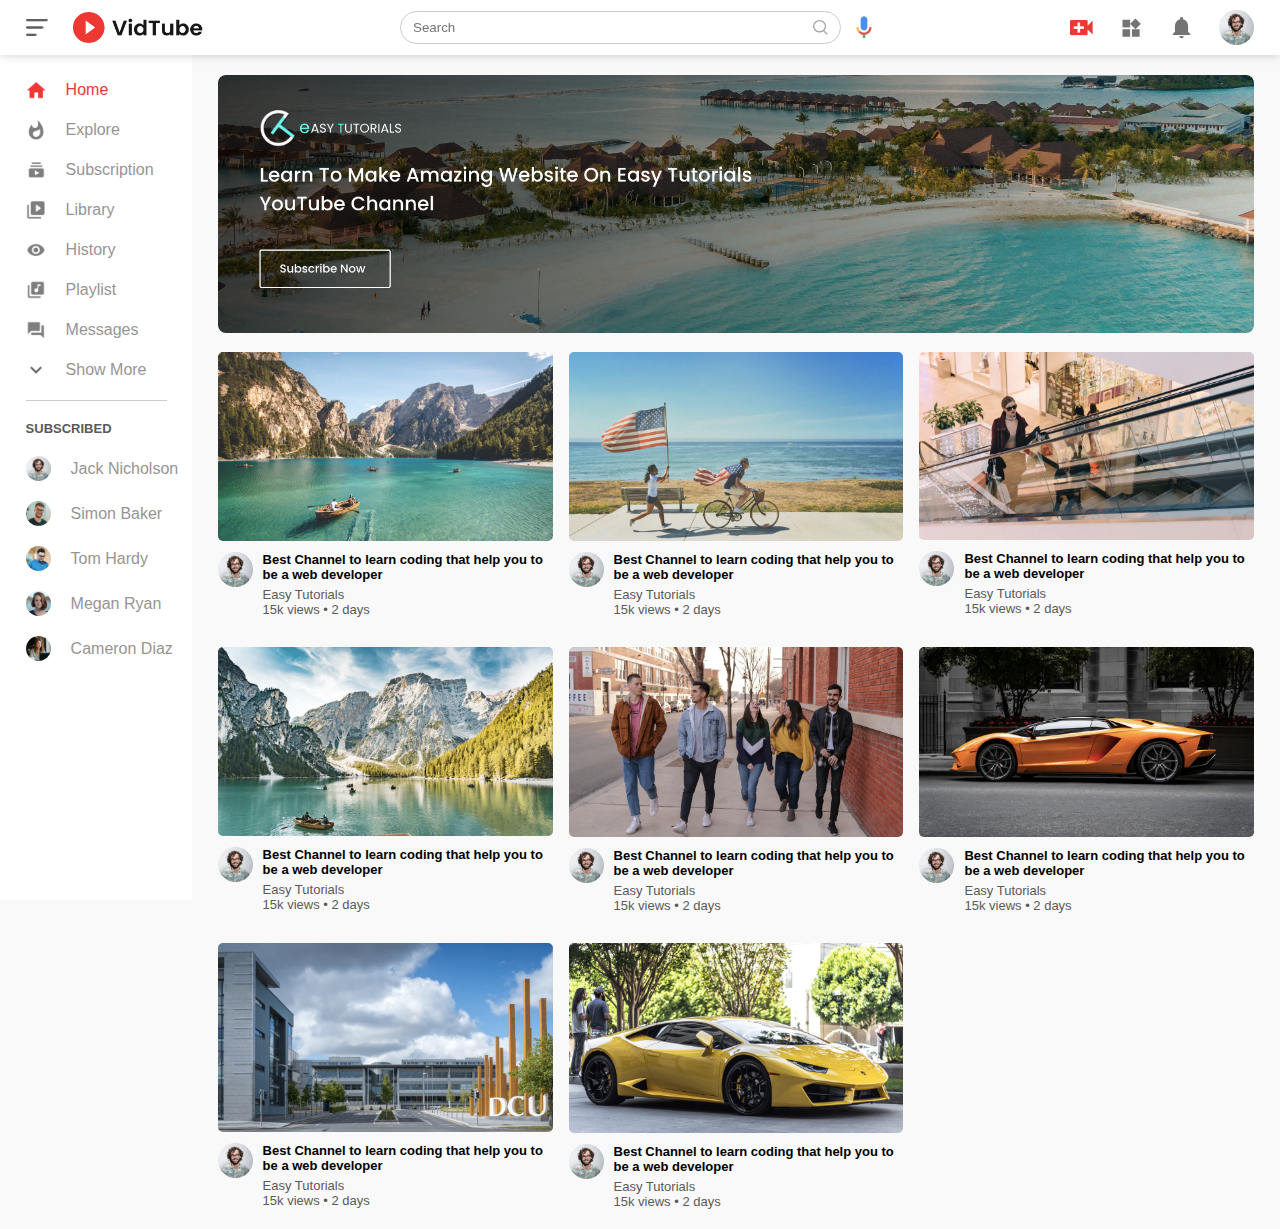
<file: HTML/Index.html>
<!DOCTYPE html>
<html lang="en">

<head>
    <meta charset="UTF-8">
    <meta http-equiv="X-UA-Compatible" content="IE=edge">
    <meta name="viewport" content="width=device-width, initial-scale=1.0">
    <link rel="stylesheet" href="../CSS/Style.css">
    <title>Video Sharing Website - Easy Tutorials YouTUbe Channel</title>
</head>

<body>
    <nav class="flex-div">
        <div class="nav-left flex-div">
            <img src="../IMAGES/menu.png" class="menu-icon" alt="">
            <img src="../IMAGES/logo.png" class="logo" alt="">
        </div>

        <div class="nav-middle flex-div">
            <div class="search-box flex-div">
                <input type="text" placeholder="Search">
                <img src="../IMAGES/search.png" alt="">
            </div>
            <img src="../IMAGES/voice-search.png" class="mic-icon" alt="">
        </div>

        <div class="nav-right flex-div">
            <img src="../IMAGES/upload.png" alt="">
            <img src="../IMAGES/more.png" alt="">
            <img src="../IMAGES/notification.png" alt="">
            <img src="../IMAGES/Jack.png" class="user-icon" alt="">
        </div>
    </nav>

    <!-- --------------- Sidebar --------------- -->

    <div class="sidebar">
        <div class="shortcut-links">
            <a href="#"><img src="../IMAGES/home.png" alt="">
                <p>Home</p>
            </a>
            <a href="#"><img src="../IMAGES/explore.png" alt="">
                <p>Explore</p>
            </a>
            <a href="#"><img src="../IMAGES/subscriprion.png" alt="">
                <p>Subscription</p>
            </a>
            <a href="#"><img src="../IMAGES/library.png" alt="">
                <p>Library</p>
            </a>
            <a href="#"><img src="../IMAGES/history.png" alt="">
                <p>History</p>
            </a>
            <a href="#"><img src="../IMAGES/playlist.png" alt="">
                <p>Playlist</p>
            </a>
            <a href="#"><img src="../IMAGES/messages.png" alt="">
                <p>Messages</p>
            </a>
            <a href="#"><img src="../IMAGES/show-more.png" alt="">
                <p>Show More</p>
            </a>
            <hr>
        </div>

        <div class="subscribed-list">
            <h3>SUBSCRIBED</h3>
            <a href="#"><img src="../IMAGES/Jack.png" alt="">
                <p>Jack Nicholson</p>
            </a>
            <a href="#"><img src="../IMAGES/simon.png" alt="">
                <p>Simon Baker</p>
            </a>
            <a href="#"><img src="../IMAGES/tom.png" alt="">
                <p>Tom Hardy</p>
            </a>
            <a href="#"><img src="../IMAGES/megan.png" alt="">
                <p>Megan Ryan</p>
            </a>
            <a href="#"><img src="../IMAGES/cameron.png" alt="">
                <p>Cameron Diaz</p>
            </a>
        </div>
    </div>


    <!-- ------------ Main Content ------------- -->

    <div class="container">
        <div class="banner">
            <img src="../IMAGES/banner.png" alt="">
        </div>

        <div class="list-container">
            <div class="vid-list">
                <a href="Play-video.html"><img src="../IMAGES/thumbnail1.png" class="thumbnail" alt=""></a>
                <div class="flex-div">
                    <img src="../IMAGES/Jack.png" alt="">
                    <div class="vid-info">
                        <a href="Play-video.html">Best Channel to learn coding that help you to be a web developer</a>
                        <p>Easy Tutorials</p>
                        <p>15k views &bull; 2 days</p>
                    </div>
                </div>
            </div>

            <div class="vid-list">
                <a href="#"><img src="../IMAGES/thumbnail2.png" class="thumbnail" alt=""></a>
                <div class="flex-div">
                    <img src="../IMAGES/Jack.png" alt="">
                    <div class="vid-info">
                        <a href="#">Best Channel to learn coding that help you to be a web developer</a>
                        <p>Easy Tutorials</p>
                        <p>15k views &bull; 2 days</p>
                    </div>
                </div>
            </div>

            <div class="vid-list">
                <a href="#"><img src="../IMAGES/thumbnail3.png" class="thumbnail" alt=""></a>
                <div class="flex-div">
                    <img src="../IMAGES/Jack.png" alt="">
                    <div class="vid-info">
                        <a href="#">Best Channel to learn coding that help you to be a web developer</a>
                        <p>Easy Tutorials</p>
                        <p>15k views &bull; 2 days</p>
                    </div>
                </div>
            </div>

            <div class="vid-list">
                <a href="#"><img src="../IMAGES/thumbnail4.png" class="thumbnail" alt=""></a>
                <div class="flex-div">
                    <img src="../IMAGES/Jack.png" alt="">
                    <div class="vid-info">
                        <a href="#">Best Channel to learn coding that help you to be a web developer</a>
                        <p>Easy Tutorials</p>
                        <p>15k views &bull; 2 days</p>
                    </div>
                </div>
            </div>

            <div class="vid-list">
                <a href="#"><img src="../IMAGES/thumbnail5.png" class="thumbnail" alt=""></a>
                <div class="flex-div">
                    <img src="../IMAGES/Jack.png" alt="">
                    <div class="vid-info">
                        <a href="#">Best Channel to learn coding that help you to be a web developer</a>
                        <p>Easy Tutorials</p>
                        <p>15k views &bull; 2 days</p>
                    </div>
                </div>
            </div>

            <div class="vid-list">
                <a href="#"><img src="../IMAGES/thumbnail6.png" class="thumbnail" alt=""></a>
                <div class="flex-div">
                    <img src="../IMAGES/Jack.png" alt="">
                    <div class="vid-info">
                        <a href="#">Best Channel to learn coding that help you to be a web developer</a>
                        <p>Easy Tutorials</p>
                        <p>15k views &bull; 2 days</p>
                    </div>
                </div>
            </div>

            <div class="vid-list">
                <a href="#"><img src="../IMAGES/thumbnail7.png" class="thumbnail" alt=""></a>
                <div class="flex-div">
                    <img src="../IMAGES/Jack.png" alt="">
                    <div class="vid-info">
                        <a href="#">Best Channel to learn coding that help you to be a web developer</a>
                        <p>Easy Tutorials</p>
                        <p>15k views &bull; 2 days</p>
                    </div>
                </div>
            </div>

            <div class="vid-list">
                <a href="#"><img src="../IMAGES/thumbnail8.png" class="thumbnail" alt=""></a>
                <div class="flex-div">
                    <img src="../IMAGES/Jack.png" alt="">
                    <div class="vid-info">
                        <a href="#">Best Channel to learn coding that help you to be a web developer</a>
                        <p>Easy Tutorials</p>
                        <p>15k views &bull; 2 days</p>
                    </div>
                </div>
            </div>
        </div>
    </div>

    <script src="../JS/Script.js "></script>

</body>

</html>
</file>
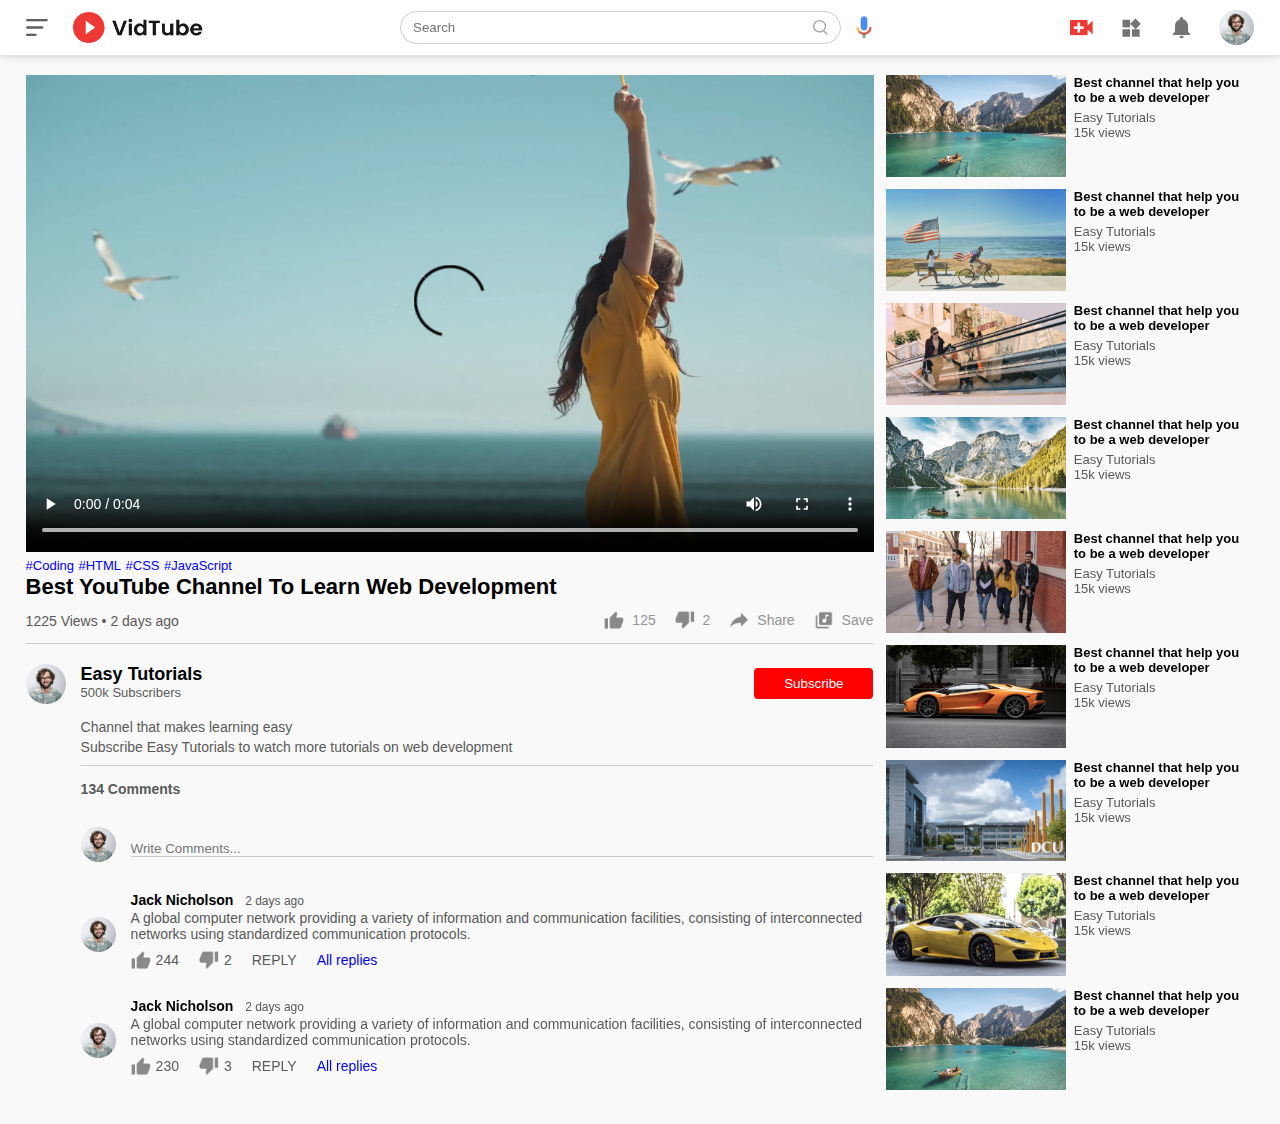
<file: HTML/Play-video.html>
<!DOCTYPE html>
<html lang="en">

<head>
    <meta charset="UTF-8">
    <meta http-equiv="X-UA-Compatible" content="IE=edge">
    <meta name="viewport" content="width=device-width, initial-scale=1.0">
    <title>Play Video - Easy Tutorials YouTube Channel</title>
    <link rel="stylesheet" href="../CSS/Style.css">
</head>

<body>
    <nav class="flex-div">
        <div class="nav-left flex-div">
            <img src="../IMAGES/menu.png" class="menu-icon" alt="">
            <img src="../IMAGES/logo.png" class="logo" alt="">
        </div>

        <div class="nav-middle flex-div">
            <div class="search-box flex-div">
                <input type="text" placeholder="Search">
                <img src="../IMAGES/search.png" alt="">
            </div>
            <img src="../IMAGES/voice-search.png" class="mic-icon" alt="">
        </div>

        <div class="nav-right flex-div">
            <img src="../IMAGES/upload.png" alt="">
            <img src="../IMAGES/more.png" alt="">
            <img src="../IMAGES/notification.png" alt="">
            <img src="../IMAGES/Jack.png" class="user-icon" alt="">
        </div>
    </nav>

    <!-- ---------- Video ---------- -->

    <div class="container play-container">
        <div class="row">
            <div class="play-video">
                <video controls autoplay>
                    <source src="../IMAGES/video.mp4" type="video/mp4">
                </video>

                <div class="tags">
                    <a href="#">#Coding</a>
                    <a href="#">#HTML</a>
                    <a href="#">#CSS</a>
                    <a href="#">#JavaScript</a>
                </div>

                <h3>Best YouTube Channel To Learn Web Development</h3>

                <div class="play-video-info">
                    <p>1225 Views &bull; 2 days ago</p>
                    <div>
                        <a href="#"><img src="../IMAGES/like.png" alt="">125</a>
                        <a href="#"><img src="../IMAGES/dislike.png" alt="">2</a>
                        <a href="#"><img src="../IMAGES/share.png" alt="">Share</a>
                        <a href="#"><img src="../IMAGES/save.png" alt="">Save</a>
                    </div>
                </div>

                <hr>

                <div class="publisher">
                    <img src="../IMAGES/Jack.png" alt="">
                    <div>
                        <p>Easy Tutorials</p>
                        <span>500k Subscribers</span>
                    </div>
                    <button type="button">Subscribe</button>
                </div>

                <div class="vid-description">
                    <p>Channel that makes learning easy</p>
                    <p>Subscribe Easy Tutorials to watch more tutorials on web development</p>
                    <hr>
                    <h4>134 Comments</h4>
                    <div class="add-comment">
                        <img src="../IMAGES/Jack.png" alt="">
                        <input type="text" placeholder="Write Comments...">
                    </div>
                    <div class="old-comment">
                        <img src="../IMAGES/Jack.png" alt="">
                        <div>
                            <h3>Jack Nicholson <span>2 days ago</span></h3>
                            <p>A global computer network providing a variety of information and communication
                                facilities, consisting of interconnected networks using standardized communication
                                protocols.</p>
                            <div class="comment-action">
                                <img src="../IMAGES/like.png" alt="">
                                <span>244</span>
                                <img src="../IMAGES/dislike.png" alt="">
                                <span>2</span>
                                <span>REPLY</span>
                                <a href="#">All replies</a>
                            </div>
                        </div>
                    </div>

                    <div class="old-comment">
                        <img src="../IMAGES/Jack.png" alt="">
                        <div>
                            <h3>Jack Nicholson <span>2 days ago</span></h3>
                            <p>A global computer network providing a variety of information and communication
                                facilities, consisting of interconnected networks using standardized communication
                                protocols.</p>
                            <div class="comment-action">
                                <img src="../IMAGES/like.png" alt="">
                                <span>230</span>
                                <img src="../IMAGES/dislike.png" alt="">
                                <span>3</span>
                                <span>REPLY</span>
                                <a href="#">All replies</a>
                            </div>
                        </div>
                    </div>
                </div>

            </div>
            <div class="right-sidebar">
                <div class="side-video-list">
                    <a href="#" class="small-thumbnail"><img src="../IMAGES/thumbnail1.png" alt=""></a>
                    <div class="vid-info">
                        <a href="#">Best channel that help you to be a web developer</a>
                        <p>Easy Tutorials</p>
                        <p>15k views</p>
                    </div>
                </div>

                <div class="side-video-list">
                    <a href="#" class="small-thumbnail"><img src="../IMAGES/thumbnail2.png" alt=""></a>
                    <div class="vid-info">
                        <a href="#">Best channel that help you to be a web developer</a>
                        <p>Easy Tutorials</p>
                        <p>15k views</p>
                    </div>
                </div>

                <div class="side-video-list">
                    <a href="#" class="small-thumbnail"><img src="../IMAGES/thumbnail3.png" alt=""></a>
                    <div class="vid-info">
                        <a href="#">Best channel that help you to be a web developer</a>
                        <p>Easy Tutorials</p>
                        <p>15k views</p>
                    </div>
                </div>

                <div class="side-video-list">
                    <a href="#" class="small-thumbnail"><img src="../IMAGES/thumbnail4.png" alt=""></a>
                    <div class="vid-info">
                        <a href="#">Best channel that help you to be a web developer</a>
                        <p>Easy Tutorials</p>
                        <p>15k views</p>
                    </div>
                </div>

                <div class="side-video-list">
                    <a href="#" class="small-thumbnail"><img src="../IMAGES/thumbnail5.png" alt=""></a>
                    <div class="vid-info">
                        <a href="#">Best channel that help you to be a web developer</a>
                        <p>Easy Tutorials</p>
                        <p>15k views</p>
                    </div>
                </div>

                <div class="side-video-list">
                    <a href="#" class="small-thumbnail"><img src="../IMAGES/thumbnail6.png" alt=""></a>
                    <div class="vid-info">
                        <a href="#">Best channel that help you to be a web developer</a>
                        <p>Easy Tutorials</p>
                        <p>15k views</p>
                    </div>
                </div>

                <div class="side-video-list">
                    <a href="#" class="small-thumbnail"><img src="../IMAGES/thumbnail7.png" alt=""></a>
                    <div class="vid-info">
                        <a href="#">Best channel that help you to be a web developer</a>
                        <p>Easy Tutorials</p>
                        <p>15k views</p>
                    </div>
                </div>

                <div class="side-video-list">
                    <a href="#" class="small-thumbnail"><img src="../IMAGES/thumbnail8.png" alt=""></a>
                    <div class="vid-info">
                        <a href="#">Best channel that help you to be a web developer</a>
                        <p>Easy Tutorials</p>
                        <p>15k views</p>
                    </div>
                </div>

                <div class="side-video-list">
                    <a href="#" class="small-thumbnail"><img src="../IMAGES/thumbnail1.png" alt=""></a>
                    <div class="vid-info">
                        <a href="#">Best channel that help you to be a web developer</a>
                        <p>Easy Tutorials</p>
                        <p>15k views</p>
                    </div>
                </div>
            </div>
        </div>
    </div>
</body>

</html>
</file>
<file: CSS/Style.css>
*{
    margin: 0;
    padding: 0;
    box-sizing: border-box;
    font-family: 'poppins', sans-serif;
}

a{
    text-decoration: none;
    color: #979494;
}

img{
    cursor: pointer;
}

/* ------- Nav Bar -------- */

.flex-div{
    display: flex;
    align-items: center;
}

nav{
    padding: 10px 2%;
    justify-content: space-between;
    box-shadow: 0 0 10px rgba(0,0,0,0.2);
    background: #fff;
    position: sticky;
    top: 0;
    z-index: 10;
}

.nav-right img{
    width: 25px;
    margin-right: 25px;
}

.nav-right .user-icon{
    width: 35px;
    border-radius: 50%;
    margin-right: 0;
}

.nav-left .menu-icon{
    width: 22px;
    margin-right: 25px;
}

.nav-left .logo{
    width: 130px;   
}

.nav-middle .mic-icon{
    width: 16px;
}

.nav-middle .search-box{
    border: 1px solid #ccc;
    margin-right: 15px;
    padding: 8px 12px;
    border-radius: 25px;
}

.nav-middle .search-box input{
    width: 400px;
    border: 0;
    outline: 0;
    background: transparent;
}

.nav-middle .search-box img{
    width: 15px;
}


/* --------- Sidebar ----------- */


.sidebar{
    background: #fff;
    width: 15%;
    height: 100vh;
    position: fixed;
    top: 0;
    padding-left: 2%;
    padding-top: 80px;
}

.shortcut-links a img{
    width: 20px;
    margin-right: 20px;
}

.shortcut-links a{
    display: flex;
    align-items: center;
    margin-bottom: 20px;
    width: fit-content;
    flex-wrap: wrap;
}

.shortcut-links a:first-child{
    color: #ed3833;
}

.sidebar hr{
    border: 0;
    height: 1px;
    background: #ccc;
    width: 85%;
}

.subscribed-list h3{
    font-size: 13px;
    margin: 20px 0;
    color: #5a5a5a;
}

.subscribed-list a{
    display: flex;
    align-items: center;
    margin-bottom: 20px;
    width: fit-content;
    flex-wrap: wrap;
}

.subscribed-list a img{
    width: 25px;
    border-radius: 50%;
    margin-right: 20px;
}

.small-sidebar{
    width: 5%;
}

.small-sidebar a p{
    display: none;
}

.small-sidebar h3{
    display: none;
}

.small-sidebar hr{
    width: 50%;
    margin-bottom: 25px;
}

/* --------------------- Main Content ----------------------- */

.container{
    background: #f9f9f9;
    padding-left: 17%;
    padding-right: 2%;
    padding-top: 20px;
    padding-bottom: 20px;
}

.large-container{
    padding-left: 7%;
}

.banner{
    width: 100%;
}

.banner img{
    width: 100%;
    border-radius: 8px;
}

.list-container{
    display: grid;
    grid-template-columns: repeat(auto-fit, minmax(250px, 1fr));
    grid-column-gap: 16px;
    grid-row-gap: 30px;
    margin-top: 15px;
}

.vid-list .thumbnail{
    width: 100%;
    border-radius: 5px;
}

.vid-list .flex-div{
    align-items: flex-start;
    margin-top: 7px;
}

.vid-list .flex-div img{
    width: 35px;
    margin-right: 10px;
    border-radius: 50%;

}

.vid-info{
    color: #5a5a5a;
    font-size: 13px;
}

.vid-info a{
    color: #000;
    font-weight: 600;
    display: block;
    margin-bottom: 5px;
}



/* ------------- Media Query ------------ */

@media (max-width: 900px){
    .menu-icon{
        display: none;
    }

    .sidebar{
        display: none;
    }

    .container, .large-container{
        padding-left: 5%;
        padding-right: 5%;
    }

    .nav-right img{
        display: none;
    }

    .nav-right .user-icon{
        display: block;
        width: 30px;
    }

    .nav-middle .search-box input{
        width: 100px;
    }

    .nav-middle .mic-icon{
        display: none;
    }

    .logo{
        width: 90px;
    }
}








/* ------------------ Play Video Page ----------------- */




.play-container{
    padding-left: 2%;
}

.row{
    display: flex;
    justify-content: space-between;
    flex-wrap: wrap;
}

.play-video{
    flex-basis: 69%;
}

.right-sidebar{
    flex-basis: 30%;
}

.play-video video{
    width: 100%;
}

.side-video-list{
    display: flex;
    justify-content: space-between;
    margin-bottom: 8px;
}

.side-video-list img{
    width: 100%;
}

.side-video-list .small-thumbnail{
    flex-basis: 49%;
}

.side-video-list .vid-info{
    flex-basis: 49%;
}

.play-video .tags a{
    color: #0000ff;
    font-size: 13px;
}

.play-video h3{
    font-weight: 600;
    font-size: 22px;
}

.play-video .play-video-info{
    display: flex;
    align-items: center;
    justify-content: space-between;
    flex-wrap: wrap;
    margin-top: 10px;
    font-size: 14px;
    color: #5a5a5a;
}

.play-video .play-video-info a img{
    width: 20px;
    margin-right: 8px;
}

.play-video .play-video-info a{
    display: inline-flex;
    align-items: center;
    margin-left: 15px;
}

.play-video hr{
    border: 0;
    height: 1px;
    background: #ccc;
    margin: 10px 0;
}

.publisher{
    display: flex;
    align-items: center;
    margin-top: 20px;
}

.publisher div{
    flex: 1;
    line-height: 18px;
}

.publisher img{
    width: 40px;
    border-radius: 50%;
    margin-right: 15px;
}

.publisher div p{
    color: #000;
    font-weight: 600;
    font-size: 18px;
}

.publisher div span{
    font-size: 13px;
    color: #5a5a5a;
}

.publisher button{
    background: red;
    color: #fff;
    padding: 8px 30px;
    border: 0;
    outline: 0;
    border-radius: 4px;
    cursor: pointer;
}

.vid-description{
    padding-left: 55px;
    margin: 15px 0;
}

.vid-description p{
    font-size: 14px;
    margin-bottom: 4px;
    color: #5a5a5a;
}

.vid-description h4{
    font-size: 14px;
    color: #5a5a5a;
    margin-top: 15px;
}

.add-comment{
    display: flex;
    align-items: center;
    margin: 30px 0;
}

.add-comment img{
    width: 35px;
    border-radius: 50%;
    margin-right: 15px;
}

.add-comment input{
    border: 0;
    outline: 0;
    border-bottom: 1px solid #ccc;
    width: 100%;
    padding-top: 10px;
    background: transparent;
}

.old-comment{
    display: flex;
    align-items: center;
    margin: 20px 0;
}

.old-comment img{
    width: 35px;
    border-radius: 50%;
    margin-right: 15px;
}

.old-comment h3{
    font-size: 14px;
    margin-bottom: 2px;
}

.old-comment h3 span{
    font-size: 12px;
    color: #5a5a5a;
    font-weight: 500;
    margin-left: 8px;
}

.old-comment .comment-action{
    display: flex;
    align-items: center;
    margin: 8px 0;
    font-size: 14px;
}

.old-comment .comment-action img{
    border-radius: 0;
    width: 20px;
    margin-right: 5px;
}

.old-comment .comment-action span{
    margin-right: 20px;
    color: #5a5a5a;
}

.old-comment .comment-action a{
    color: #0000ff;
}







/* --------------- Media Query -------------------- */


@media (max-width: 900px){
    .play-video{
        flex-basis: 100%;
    }

    .right-sidebar{
        flex-basis: 100%;
    }

    .play-container{
        padding-left: 5%;
    }

    .vid-description{
        padding-left: 0;
    }

    .play-video .play-video-info a{
        margin-left: 0;
        margin-right: 15px;
        margin-top: 15px;
    }
}
</file>
